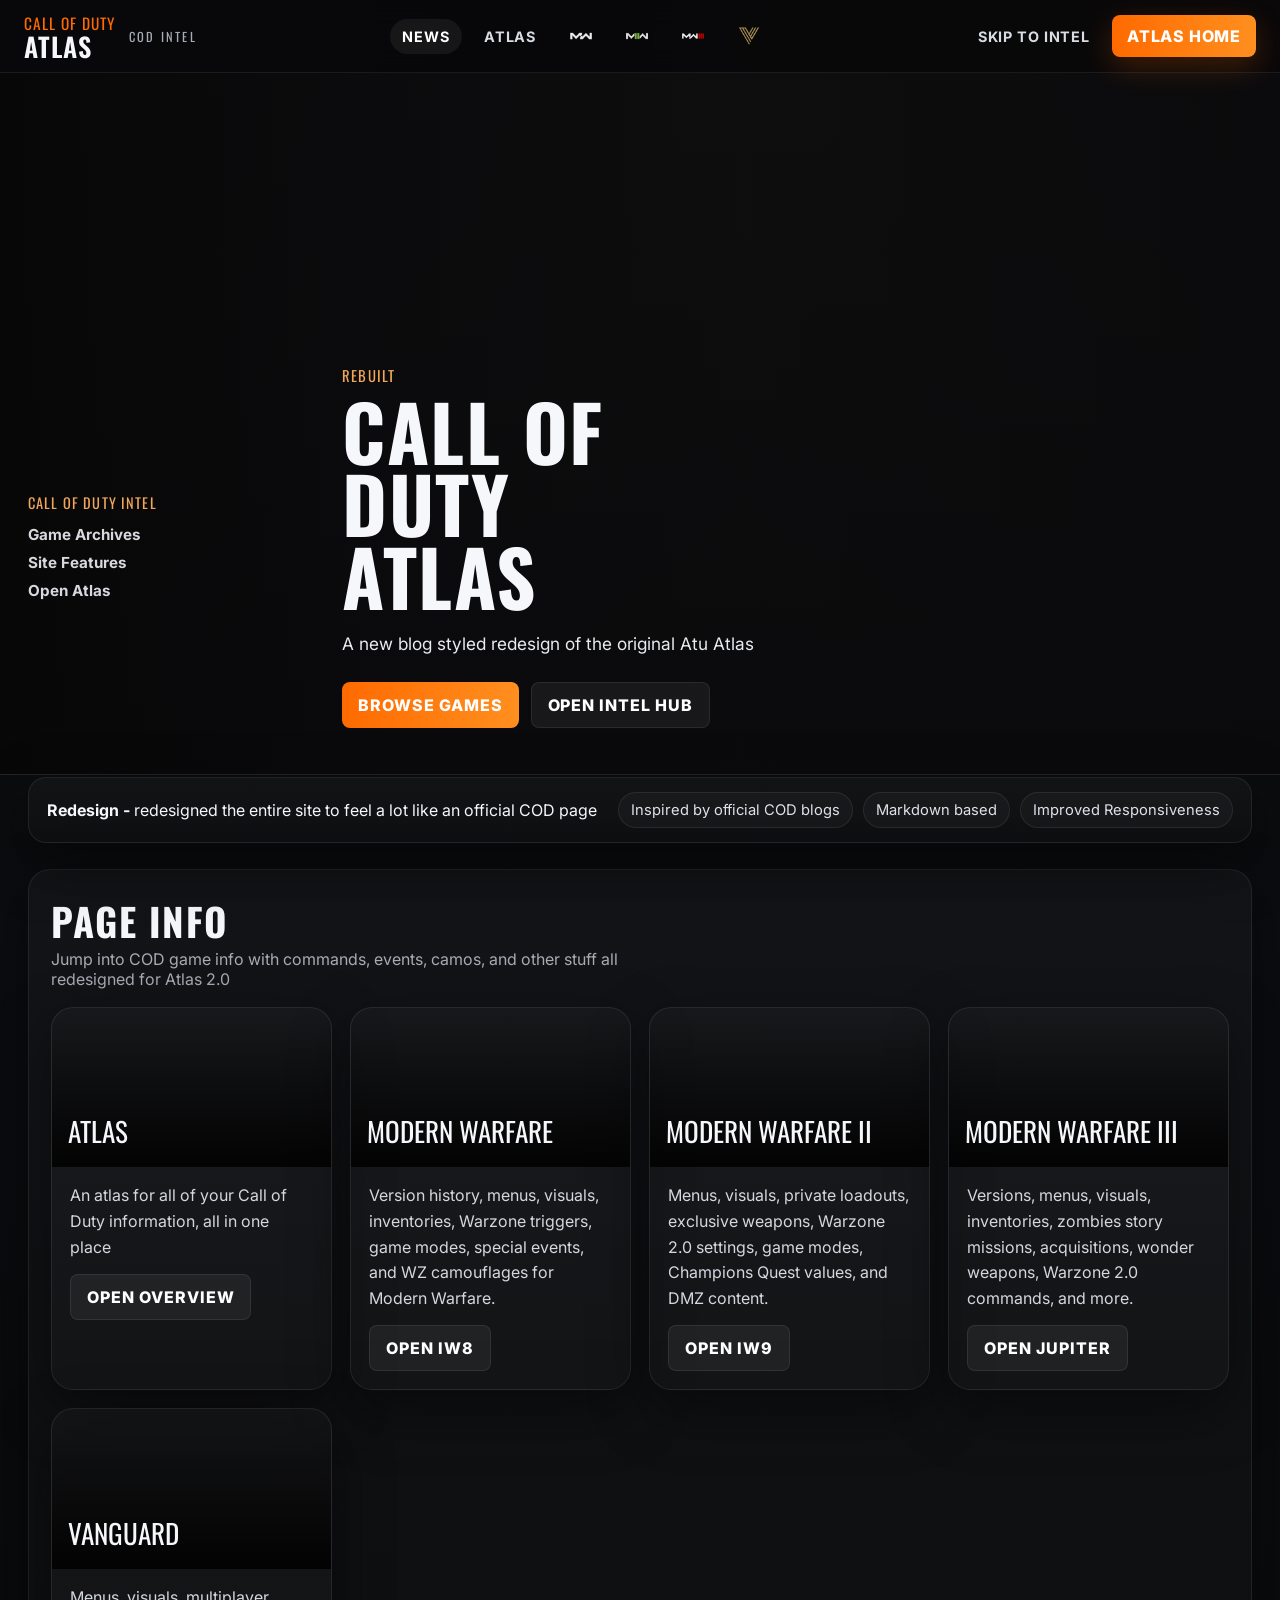
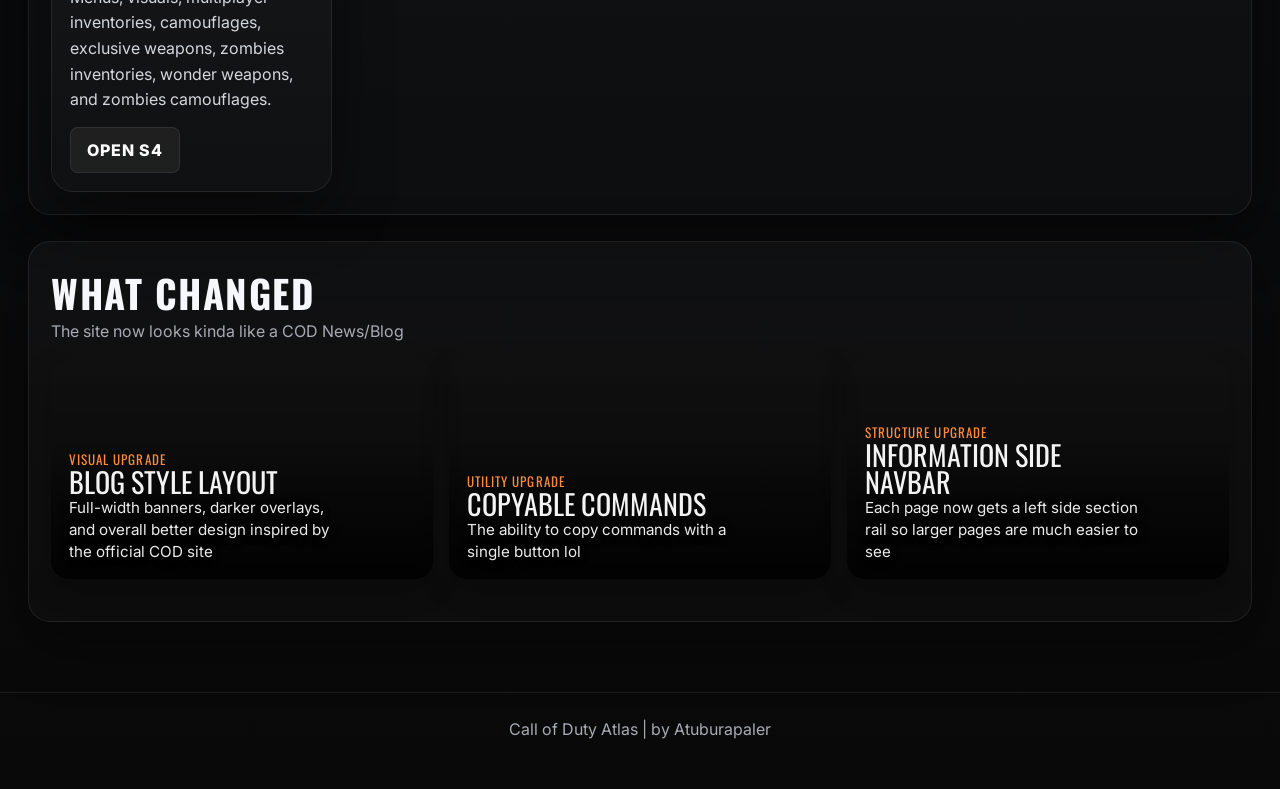
<file: index.html>
<!DOCTYPE html>
<html lang="en">
<head>
  <meta charset="UTF-8" />
  <meta name="viewport" content="width=device-width, initial-scale=1.0" />
  <title>Call of Duty Atlas</title>
  <link rel="preconnect" href="https://fonts.googleapis.com">
  <link rel="preconnect" href="https://fonts.gstatic.com" crossorigin>
  <link href="https://fonts.googleapis.com/css2?family=Inter:wght@400;500;600;700;800&family=JetBrains+Mono:wght@400;600&family=Oswald:wght@400;500;600;700&display=swap" rel="stylesheet">
  <link rel="stylesheet" href="./assets/css/style.css" />
</head>
<body>
  <div id="site-loader">
  <div class="loader-inner">
    <div class="loader-logo">CALL OF DUTY ATLAS</div>
    <div class="loader-bar">
      <div class="loader-progress"></div>
    </div>
    <div class="loader-text">Loading Intel…</div>
  </div>
</div>
  <header class="cod-nav" id="site-nav"></header>
  <main id="home-root"></main>
  <footer class="footer">Call of Duty Atlas | by Atuburapaler</footer>
  <script src="./assets/js/site.js"></script>
  <script>renderHome();</script>
</body>
</html>
</file>
<file: assets/css/style.css>
:root {
  --bg: #0b0b0d;
  --panel: #121317;
  --panel-2: #171a20;
  --soft: #a7abb4;
  --text: #f5f7fa;
  --line: rgba(255,255,255,0.08);
  --accent: #ff6a00;
  --accent-2: #f2a65a;
  --shadow: 0 20px 60px rgba(0,0,0,0.45);
}

:root {
  --cod-accent: #ff8a3d;     /* default theme */
  --cod-accent-soft: rgba(255,138,61,0.25);
}

/* MW = Blue */
.theme-mw {
  --cod-accent: #3da2ff;
  --cod-accent-soft: rgba(61,162,255,0.25);
}

/* MWII = Green */
.theme-mwii {
  --cod-accent: #3dff8a;
  --cod-accent-soft: rgba(61,255,138,0.25);
}

/* MWIII = Red */
.theme-mwiii {
  --cod-accent: #ff4d4d;
  --cod-accent-soft: rgba(255,77,77,0.25);
}

/* Vanguard = Gold */
.theme-vg {
  --cod-accent: #d4a63a;
  --cod-accent-soft: rgba(212,166,58,0.25);
}

* { box-sizing: border-box; }
html { scroll-behavior: smooth; }
body {
  margin: 0;
  background:
    radial-gradient(circle at top right, rgba(255,106,0,0.14), transparent 25%),
    radial-gradient(circle at top left, rgba(255,255,255,0.04), transparent 22%),
    linear-gradient(180deg, #0a0a0b 0%, #0c0d10 45%, #090909 100%);
  color: var(--text);
  font-family: "Inter", system-ui, -apple-system, BlinkMacSystemFont, "Segoe UI", sans-serif;
}

a { color: inherit; text-decoration: none; }
img { max-width: 100%; display: block; }

.cod-nav {
  position: sticky;
  top: 0;
  z-index: 1000;
  border-bottom: 1px solid var(--line);
  background: rgba(8, 8, 10, 0.92);
  backdrop-filter: blur(14px);
}

.cod-nav-inner {
  max-width: 1440px;
  margin: 0 auto;
  min-height: 72px;
  padding: 0 24px;
  display: flex;
  align-items: center;
  justify-content: space-between;
  gap: 20px;
}

.brand {
  display: flex;
  align-items: center;
  gap: 14px;
  font-family: "Oswald", sans-serif;
  text-transform: uppercase;
  letter-spacing: 0.06em;
}

.brand-mark {
  color: var(--accent);
  font-size: 0.96rem;
}

.brand-title {
  font-size: 1.65rem;
  font-weight: 600;
  line-height: 1;
}

.brand-sub {
  color: var(--soft);
  font-size: 0.78rem;
  letter-spacing: 0.18em;
}

.nav-links, .nav-actions {
  display: inline-flex;
  align-items: center;
  gap: 10px;
  flex-wrap: wrap;
  justify-content: center;
}

.nav-link-item {
  padding: 9px 12px;
  color: #d9dde3;
  font-weight: 700;
  font-size: 0.9rem;
  text-transform: uppercase;
  letter-spacing: 0.06em;
  border-radius: 999px;
  transition: 0.2s ease;
}

.nav-game-icon {
  height: 22px;
  width: auto;
  display: block;
  opacity: 0.92;
  transition: transform 0.16s ease, opacity 0.16s ease, filter 0.16s ease;
}

.nav-game-icon {
  height: 22px;
  width: auto;
  display: block;
  opacity: 0.92;
  transition: transform 0.16s ease, opacity 0.16s ease, filter 0.16s ease;
}

.nav-link-item:hover,
.nav-link-item.active {
  color: #fff;
  background: rgba(255,255,255,0.06);
}

.nav-cta {
  background: linear-gradient(90deg, var(--accent), #ff8f1f);
  color: #fff;
  padding: 11px 15px;
  border-radius: 8px;
  font-weight: 800;
  text-transform: uppercase;
  letter-spacing: 0.05em;
  box-shadow: 0 10px 30px rgba(255,106,0,0.22);
}

.mobile-toggle {
  display: none;
  border: 1px solid var(--line);
  background: transparent;
  color: white;
  width: 44px;
  height: 44px;
  border-radius: 10px;
}

.mobile-menu {
  display: none;
  border-top: 1px solid var(--line);
  background: #0b0c0f;
  padding: 16px 20px 20px;
}

.mobile-menu.open { display: block; }
.mobile-stack { display: grid; gap: 8px; }

.hero {
  position: relative;
  min-height: 72vh;
  display: flex;
  align-items: flex-end;
  overflow: hidden;
  border-bottom: 1px solid var(--line);
  background: #111;
}

.hero::before {
  content: "";
  position: absolute;
  inset: 0;
  background-image: var(--hero-image);
  background-size: cover;
  background-position: center;
  transform: scale(1.04);
  filter: saturate(1.05);
}

.hero::after {
  content: "";
  position: absolute;
  inset: 0;
  background:
    linear-gradient(90deg, rgba(7,7,8,0.95) 0%, rgba(10,10,12,0.82) 30%, rgba(10,10,12,0.44) 58%, rgba(10,10,12,0.86) 100%),
    linear-gradient(180deg, rgba(10,10,10,0.05) 0%, rgba(10,10,10,0.2) 35%, rgba(10,10,12,0.92) 100%);
}

.hero-grid {
  position: relative;
  z-index: 1;
  width: 100%;
  max-width: 1440px;
  margin: 0 auto;
  padding: 64px 28px 46px;
  display: grid;
  grid-template-columns: minmax(0, 280px) minmax(0, 760px);
  gap: 34px;
  align-items: end;
}

.hero-rail {
  display: grid;
  gap: 12px;
  align-self: center;
}

.hero-rail .eyebrow {
  color: var(--accent-2);
  font-family: "Oswald", sans-serif;
  text-transform: uppercase;
  letter-spacing: 0.08em;
  font-size: 0.9rem;
}

.hero-jumps {
  display: grid;
  gap: 9px;
  max-width: 260px;
}

.hero-jumps a {
  color: #d7d9de;
  font-weight: 700;
  font-size: 0.95rem;
}

.hero-jumps a:hover { color: white; }

.hero-copy { max-width: 820px; }

.hero-kicker {
  color: var(--accent-2);
  font-family: "Oswald", sans-serif;
  letter-spacing: 0.08em;
  text-transform: uppercase;
  font-size: 0.92rem;
  margin-bottom: 8px;
}

.hero-title {
  margin: 0;
  font-family: "Oswald", sans-serif;
  text-transform: uppercase;
  letter-spacing: 0.02em;
  font-size: clamp(2.6rem, 6vw, 5.6rem);
  line-height: 0.95;
  max-width: 9ch;
}

.hero-desc {
  margin: 18px 0 0;
  color: #e8ebef;
  font-size: clamp(1rem, 1.35vw, 1.28rem);
  line-height: 1.6;
  max-width: 58ch;
}

.hero-quote {
  margin-top: 18px;
  color: #c6cad1;
  font-style: italic;
  font-size: 1rem;
}

.hero-actions {
  display: flex;
  flex-wrap: wrap;
  gap: 12px;
  margin-top: 24px;
}

.btn-cod,
.btn-cod-alt {
  border: 0;
  border-radius: 8px;
  padding: 12px 16px;
  font-weight: 800;
  text-transform: uppercase;
  letter-spacing: 0.06em;
  display: inline-flex;
  align-items: center;
  gap: 8px;
}

.btn-cod {
  background: linear-gradient(90deg, var(--accent), #ff8f1f);
  color: white;
}

.btn-cod-alt {
  background: rgba(255,255,255,0.06);
  color: white;
  border: 1px solid rgba(255,255,255,0.08);
}

.page-shell,
.home-shell {
  max-width: 1440px;
  margin: 0 auto;
  padding: 28px;
}

.intel-bar {
  display: flex;
  justify-content: space-between;
  gap: 14px;
  align-items: center;
  padding: 14px 18px;
  border: 1px solid var(--line);
  background: linear-gradient(180deg, rgba(255,255,255,0.03), rgba(255,255,255,0.015));
  border-radius: 18px;
  margin-top: -26px;
  position: relative;
  z-index: 2;
  box-shadow: var(--shadow);
}

.intel-badges {
  display: flex;
  gap: 10px;
  flex-wrap: wrap;
}

.badge-chip {
  display: inline-flex;
  align-items: center;
  gap: 8px;
  padding: 8px 12px;
  border: 1px solid var(--line);
  border-radius: 999px;
  color: #dde1e8;
  background: rgba(255,255,255,0.03);
  font-size: 0.92rem;
}

.section-grid {
  display: grid;
  grid-template-columns: minmax(0, 280px) minmax(0, 1fr);
  gap: 28px;
  align-items: start;
  margin-top: 28px;
}

.side-panel,
.content-panel,
.promo-panel,
.home-panel,
.card-grid article,
.game-card {
  border: 1px solid var(--line);
  background: linear-gradient(180deg, rgba(255,255,255,0.03), rgba(255,255,255,0.015));
  border-radius: 22px;
  box-shadow: var(--shadow);
}

.side-panel {
  position: sticky;
  top: 96px;
  padding: 20px;
}

.panel-title {
  font-family: "Oswald", sans-serif;
  text-transform: uppercase;
  letter-spacing: 0.06em;
  font-size: 1.25rem;
  margin: 0 0 16px;
}

.toc-list,
.quick-list {
  display: grid;
  gap: 9px;
}

.toc-list a,
.quick-list a {
  padding: 10px 12px;
  border-radius: 12px;
  color: #d7dbe2;
  background: rgba(255,255,255,0.025);
  border: 1px solid transparent;
  transition: 0.18s ease;
  font-weight: 650;
}

.toc-list a:hover,
.quick-list a:hover {
  background: rgba(255,255,255,0.05);
  border-color: var(--line);
  color: white;
}

.content-panel {
  padding: 22px;
  overflow: hidden;
}

.overview-grid {
  display: grid;
  grid-template-columns: repeat(3, minmax(0, 1fr));
  gap: 16px;
  margin-bottom: 20px;
}

.feature-card {
  position: relative;
  /*overflow: hidden;*/
  border-radius: 18px;
  min-height: 220px;
  display: flex;
  align-items: flex-end;

  background-image: var(--card-image);
  background-size: cover;
  background-position: var(--card-position, center center);
  background-repeat: no-repeat;

  box-shadow: 0 10px 28px rgba(0,0,0,0.22);
  transition: transform 0.18s ease, box-shadow 0.18s ease;
}

.feature-card::after {
  content: "";
  position: absolute;
  inset: 0;
  border-radius: inherit;
  z-index: 1;
  pointer-events: none;

  background: linear-gradient(
    to top,
    rgba(0,0,0,0.88) 0%,
    rgba(0,0,0,0.48) 38%,
    rgba(0,0,0,0.16) 62%,
    rgba(0,0,0,0.00) 100%
  );
}

.feature-inner {
  position: relative;
  z-index: 2;
  width: 100%;
  padding: 18px 18px 16px;
  display: flex;
  flex-direction: column;
  justify-content: flex-end;
  gap: 2px;
}

.feature-kicker {
  color: var(--cod-accent);
  font-family: "Oswald", sans-serif;
  font-size: 0.82rem;
  letter-spacing: 0.08em;
  text-transform: uppercase;
  line-height: 1;
}

.feature-title {
  margin: 0;
  font-family: "Oswald", sans-serif;
  font-size: clamp(1.7rem, 2.2vw, 2.4rem);
  line-height: 0.95;
  text-transform: uppercase;
  color: #f3f3f3;
  max-width: 80%;
}

.feature-text {
  margin: 0;
  color: rgba(255,255,255,0.92);
  font-size: 0.95rem;
  line-height: 1.45;
  max-width: 82%;
  text-shadow: 0 2px 12px rgba(0,0,0,0.45);
}

.feature-card:hover {
  transform: translateY(-2px);
  box-shadow: 0 14px 32px rgba(0,0,0,0.28);
}

.article-content {
  line-height: 1.72;
  color: #edf0f3;
}

.article-content h1,
.article-content h2,
.article-content h3 {
  font-family: "Oswald", sans-serif;
  text-transform: uppercase;
  letter-spacing: 0.03em;
  line-height: 1.02;
}

.article-content h1 {
  font-size: clamp(2rem, 4vw, 3rem);
  margin: 1rem 0 1rem;
}

.article-content h2 {
  font-size: clamp(1.55rem, 2.6vw, 2.25rem);
  margin-top: 2.6rem;
  padding-top: 0.35rem;
  border-top: 1px solid rgba(255,255,255,0.08);
}

.article-content h3 {
  font-size: clamp(1.2rem, 2vw, 1.6rem);
  margin-top: 1.7rem;
}

.article-content p,
.article-content li {
  color: #e2e6eb;
}

.article-content img {
  border-radius: 18px;
  margin: 1rem 0;
  border: 1px solid var(--line);
}

.article-content blockquote {
  margin: 1rem 0;
  border-left: 4px solid var(--accent);
  padding: 0.25rem 0 0.25rem 1rem;
  color: #f1f3f6;
  background: rgba(255,255,255,0.03);
  border-radius: 0 14px 14px 0;
}

.article-content pre {
  overflow-x: auto;
  background: #0a0c11;
  border: 1px solid var(--line);
  border-radius: 16px;
  padding: 16px;
}

.article-content code {
  font-family: "JetBrains Mono", ui-monospace, SFMono-Regular, Menlo, Consolas, monospace;
}

.article-content table {
  width: 100%;
  border-collapse: collapse;
  margin: 1rem 0 1.5rem;
  font-size: 0.96rem;
  overflow: hidden;
  border-radius: 18px;
}

.article-content table th,
.article-content table td {
  border: 1px solid rgba(255,255,255,0.09);
  padding: 12px 14px;
  vertical-align: top;
}

.article-content table th {
  background: rgba(255,255,255,0.05);
  text-transform: uppercase;
  font-size: 0.84rem;
  letter-spacing: 0.05em;
}

.command-card {
  display: flex;
  align-items: flex-start;
  justify-content: space-between;
  gap: 16px;
  background: linear-gradient(180deg, var(--cod-accent-soft), rgba(255,255,255,0.02));
  border: 1px solid var(--cod-accent-soft);
  border-radius: 18px;
  padding: 14px 16px;
  margin: 10px 0;
  transition: border-color 0.18s ease, box-shadow 0.18s ease, transform 0.18s ease;
}



.command-card:hover {
  border-color: var(--cod-accent);
  box-shadow: 0 10px 28px rgba(0,0,0,0.28);
  transform: translateY(-1px);
}

.command-main {
  min-width: 0;
  flex: 1;
}

.command-label {
  color: var(--cod-accent);
  text-transform: uppercase;
  letter-spacing: 0.08em;
  font-family: "Oswald", sans-serif;
  font-size: 0.8rem;
  margin-bottom: 6px;
}

.command-text {
  margin: 0;
  font-family: "JetBrains Mono", monospace;
  font-size: 0.96rem;
  word-break: break-word;
}

.command-copy {
  flex: 0 0 auto;
  border: 1px solid var(--cod-accent-soft);
  background: rgba(255,255,255,0.06);
  color: white;
  padding: 10px 12px;
  border-radius: 12px;
  font-weight: 700;
  transition: background 0.18s ease, border-color 0.18s ease, transform 0.16s ease;
}

.command-copy:hover {
  border-color: var(--cod-accent);
  background: var(--cod-accent-soft);
}

.command-copy:active {
  transform: scale(0.97);
}

.command-copy.copied {
  background: var(--cod-accent-soft);
  border-color: var(--cod-accent);
  color: white;
}

.command-label-row {
  display: flex;
  align-items: center;
  justify-content: space-between;
  gap: 10px;
  margin-bottom: 8px;
}

.command-info-btn {
  width: 28px;
  height: 28px;
  border: 1px solid var(--line);
  border-radius: 999px;
  background: rgba(255,255,255,0.04);
  color: #f5f7fa;
  font-weight: 800;
  font-size: 0.9rem;
  cursor: pointer;
  transition: 0.18s ease;
}

.command-info-btn:hover {
  border-color: var(--cod-accent);
  background: var(--cod-accent-soft);
  color: white;
}

.command-info-pop {
  margin-top: 12px;
  padding: 14px 16px;
  border-radius: 14px;
  border: 1px solid var(--line);
  background: rgba(8, 10, 14, 0.96);
  box-shadow: 0 16px 36px rgba(0,0,0,0.32);
}

.command-info-title {
  font-family: "Oswald", sans-serif;
  text-transform: uppercase;
  letter-spacing: 0.06em;
  font-size: 0.9rem;
  color: var(--cod-accent);
  margin-bottom: 8px;
}

.command-info-body {
  color: #dfe4ea;
  line-height: 1.55;
  font-size: 0.95rem;
}

.command-info-btn {
  width: 28px;
  height: 28px;
  border: 1px solid var(--line);
  border-radius: 999px;
  background: rgba(255,255,255,0.04);
  color: #f5f7fa;
  font-weight: 800;
  font-size: 0.9rem;
  cursor: pointer;
  transition: transform 0.15s ease, background 0.18s ease, border-color 0.18s ease;
  position: relative;
}

.command-info-btn:hover {
  transform: scale(1.08);
  border-color: var(--cod-accent);
  background: var(--cod-accent-soft);
}

.command-info-btn::after {
  content: "Info";
  position: absolute;
  bottom: 120%;
  left: 50%;
  transform: translateX(-50%) translateY(4px);

  padding: 4px 8px;
  border-radius: 6px;

  font-size: 0.75rem;
  font-weight: 600;
  letter-spacing: 0.04em;

  color: white;
  background: rgba(10,10,14,0.95);
  border: 1px solid var(--line);

  opacity: 0;
  pointer-events: none;
  transition: opacity 0.15s ease, transform 0.15s ease;
}

.command-info-btn:hover::after {
  opacity: 1;
  transform: translateX(-50%) translateY(0);
}

.note-box,
.info-box {
  border-radius: 18px;
  padding: 16px 18px;
  margin: 16px 0;
  border: 1px solid var(--line);
}

.note-box {
  background: rgba(255,255,255,0.03);
}

.info-box {
  background: rgba(255,106,0,0.08);
  border-color: rgba(255,106,0,0.18);
}

.note-title {
  font-family: "Oswald", sans-serif;
  text-transform: uppercase;
  letter-spacing: 0.06em;
  margin-bottom: 8px;
}

.promo-panel {
  padding: 18px;
  margin-top: 20px;
}

.loading-state,
.error-state {
  text-align: center;
  padding: 48px 20px;
  color: #d4d7dd;
}

.spinner {
  width: 42px;
  height: 42px;
  border-radius: 50%;
  border: 3px solid rgba(255,255,255,0.12);
  border-top-color: var(--accent);
  margin: 0 auto 16px;
  animation: spin 0.9s linear infinite;
}

@keyframes spin { to { transform: rotate(360deg); } }

.home-hero {
  min-height: 78vh;
}

.home-panel {
  padding: 22px;
  margin-top: 26px;
}

.section-heading {
  display: flex;
  justify-content: space-between;
  align-items: end;
  gap: 12px;
  margin-bottom: 18px;
}

.section-heading h2 {
  margin: 0;
  font-family: "Oswald", sans-serif;
  text-transform: uppercase;
  letter-spacing: 0.04em;
  font-size: clamp(1.8rem, 3vw, 2.5rem);
}

.section-heading p {
  color: var(--soft);
  margin: 0;
  max-width: 58ch;
}

.card-grid {
  display: grid;
  grid-template-columns: repeat(4, minmax(0, 1fr));
  gap: 18px;
}

.game-card {
  overflow: hidden;
  transition: 0.24s ease;
}

.game-card:hover {
  transform: translateY(-4px);
  border-color: rgba(255,255,255,0.15);
}

.game-thumb {
  aspect-ratio: 1.75 / 1;
  background-image: var(--card-image);
  background-size: cover;
  background-position: center;
  position: relative;
}

.game-thumb::after {
  content: "";
  position: absolute;
  inset: 0;
  background: linear-gradient(180deg, rgba(0,0,0,0.06), rgba(0,0,0,0.88));
}

.game-tag {
  position: absolute;
  left: 16px;
  bottom: 16px;
  z-index: 1;
  font-family: "Oswald", sans-serif;
  font-size: 1.7rem;
  text-transform: uppercase;
}

.game-body {
  padding: 16px 18px 18px;
}

.game-body p {
  color: #d3d8df;
  margin: 0 0 14px;
  line-height: 1.6;
}

.footer {
  margin-top: 42px;
  border-top: 1px solid var(--line);
  padding: 26px 28px 50px;
  color: var(--soft);
  text-align: center;
}

@media (max-width: 1180px) {
  .hero-grid,
  .section-grid,
  .card-grid,
  .overview-grid {
    grid-template-columns: 1fr 1fr;
  }
  .hero-grid { grid-template-columns: 1fr; }
  .hero-rail { order: 2; }
}

@media (max-width: 920px) {
  .nav-links,
  .nav-actions {
    display: none;
  }
  .mobile-toggle { display: inline-grid; place-items: center; }
  .section-grid,
  .card-grid,
  .overview-grid {
    grid-template-columns: 1fr;
  }
  .side-panel {
    position: static;
  }
  .hero {
    min-height: 64vh;
  }
}

@media (max-width: 640px) {
  .cod-nav-inner,
  .page-shell,
  .home-shell,
  .hero-grid,
  .footer {
    padding-left: 18px;
    padding-right: 18px;
  }
  .brand-title { font-size: 1.35rem; }
  .hero-title { max-width: 100%; }
  .intel-bar {
    flex-direction: column;
    align-items: flex-start;
  }
}

table img {
  max-height: 300px;
  width: auto;
  object-fit: contain;
}

table img {
  max-height: 300px;
  width: auto;
  object-fit: contain;
}

.copy-btn {
  position: relative;
  display: inline-flex;
  align-items: center;
  justify-content: center;
  min-width: 88px;
  height: 40px;
  padding: 0 14px;
  border: 1px solid rgba(255,255,255,0.14);
  border-radius: 10px;
  background: linear-gradient(180deg, #202020 0%, #141414 100%);
  color: #fff;
  font-size: 0.92rem;
  font-weight: 600;
  letter-spacing: 0.2px;
  cursor: pointer;
  transition:
    transform 0.16s ease,
    box-shadow 0.2s ease,
    border-color 0.2s ease,
    background 0.2s ease,
    color 0.2s ease;
  box-shadow: 0 4px 14px rgba(0,0,0,0.22);
  -webkit-tap-highlight-color: transparent;
}

.copy-btn:hover {
  transform: translateY(-2px);
  border-color: var(--cod-accent);
  box-shadow: 0 8px 18px rgba(0,0,0,0.3);
}

.copy-btn:active {
  transform: translateY(0) scale(0.97);
}

.copy-btn:focus-visible {
  outline: none;
  border-color: var(--cod-accent);
  box-shadow:
    0 0 0 3px rgba(255,106,0,0.22),
    0 8px 18px rgba(0,0,0,0.3);
}

.copy-btn.copied {
  background: linear-gradient(180deg, var(--cod-accent));
  border-color: var(--cod-accent);
  color: #fff;
}

.copy-btn.copied .copy-btn-text {
  animation: copyPop 0.25s ease;
}

@keyframes copyPop {
  0%   { transform: scale(0.92); opacity: 0.7; }
  100% { transform: scale(1); opacity: 1; }
}

@media (max-width: 768px) {
  .copy-btn {
    min-width: 100px;
    height: 44px;
    padding: 0 16px;
    font-size: 0.95rem;
    border-radius: 12px;
  }
}

@media (prefers-reduced-motion: reduce) {
  .copy-btn {
    transition: border-color 0.2s ease, background 0.2s ease, color 0.2s ease;
  }

  .copy-btn:hover,
  .copy-btn:active {
    transform: none;
  }

  .copy-btn.copied .copy-btn-text {
    animation: none;
  }
}

.wz-logo {
  height: 500px;
  width: 1200px;
  vertical-align: middle;
  margin-right: 6px;
}

.camo-logo {
  height: 400px;
  width: auto;
  align-content: center;
}

.event-grid {
  display: grid;
  grid-template-columns: repeat(auto-fill, minmax(340px, 1fr));
  gap: 18px;
  margin-top: 20px;
}

.event-card {
  background: rgba(255,255,255,0.03);
  border: 1px solid rgba(255,255,255,0.08);
  border-radius: 16px;
  padding: 18px 18px 20px;
  transition: transform 0.18s ease, box-shadow 0.2s ease;
}

.event-card:hover {
  transform: translateY(-3px);
  box-shadow: 0 10px 26px rgba(0,0,0,0.35);
}

.event-header {
  display: flex;
  align-items: center;
  gap: 12px;
}

.event-icon {
  height: 42px;
  width: auto;
  object-fit: contain;
}

.event-title {
  font-weight: 700;
  font-size: 1.05rem;
}

.event-version {
  font-size: 0.85rem;
  opacity: 0.65;
  margin-top: 3px;
}

.event-command {
  margin-top: 14px;
  padding: 12px;
  border-radius: 10px;
  background: rgba(0,0,0,0.35);
  font-family: Consolas, monospace;
  font-size: 0.85rem;
  word-break: break-word;
}

.event-footer {
  margin-top: 12px;
  display: flex;
  justify-content: flex-end;
}

.event-icon-placeholder {
  width: 42px;
  height: 42px;
  border-radius: 10px;
  background: rgba(255,255,255,0.06);
  border: 1px solid rgba(255,255,255,0.08);
}

.command-text-wrap,
.event-command-wrap {
  display: flex;
  flex-direction: column;
  gap: 10px;
}

.command-text,
.event-command {
  position: relative;
  overflow: hidden;
  border-radius: 10px;
}

.command-text.collapsed,
.event-command.collapsed {
  max-height: calc(1.5em * 3);
}

.command-text.expanded,
.event-command.expanded {
  max-height: 1000px;
}

.command-text.is-truncated.collapsed::after,
.event-command.is-truncated.collapsed::after {
  content: "";
  position: absolute;
  left: 0;
  right: 0;
  bottom: 0;
  height: 2.6em;
  border-radius: 0 0 10px 10px;
  background: linear-gradient(
    to bottom,
    rgba(0, 0, 0, 0),
    rgba(0, 0, 0, 0.18) 45%,
    rgba(0, 0, 0, 0.38) 100%
  );
  pointer-events: none;
}

.expand-btn {
  align-self: flex-start;
  padding: 0;
  border: 0;
  background: transparent;
  color: var(--cod-accent);
  font-size: 0.88rem;
  font-weight: 700;
  cursor: pointer;
  transition: color 0.18s ease;
}

.expand-btn:hover {
  color: #ffae73;
}

.expand-btn.hidden {
  display: none;
}

#site-loader {
  position: fixed;
  inset: 0;
  background: #0b0b0b;
  display: flex;
  align-items: center;
  justify-content: center;
  z-index: 9999;
  transition: opacity .35s ease, visibility .35s ease;
}

#site-loader.hidden {
  opacity: 0;
  visibility: hidden;
}

.loader-inner {
  text-align: center;
  width: 280px;
}

.loader-logo {
  font-family: "Oswald", sans-serif;
  letter-spacing: .2em;
  font-size: 1.2rem;
  margin-bottom: 24px;
}

.loader-bar {
  width: 100%;
  height: 4px;
  background: rgba(255,255,255,0.08);
  border-radius: 4px;
  overflow: hidden;
  margin-bottom: 14px;
}

.loader-progress {
  width: 40%;
  height: 100%;
  background: var(--cod-accent);
  animation: loaderMove 1.2s infinite linear;
}

.loader-text {
  font-size: .8rem;
  opacity: .6;
}

@keyframes loaderMove {
  0% { transform: translateX(-100%); }
  100% { transform: translateX(300%); }
}

html, body {
  cursor: url('../cursors/jup.cur'), auto;
}

a,
button,
.nav-link-item,
.nav-cta,
.game-card,
.feature-card,
.copy-btn,
.expand-btn,
.command-info-btn {
  cursor: url('../cursors/jup-select.cur'), pointer;
}
</file>
